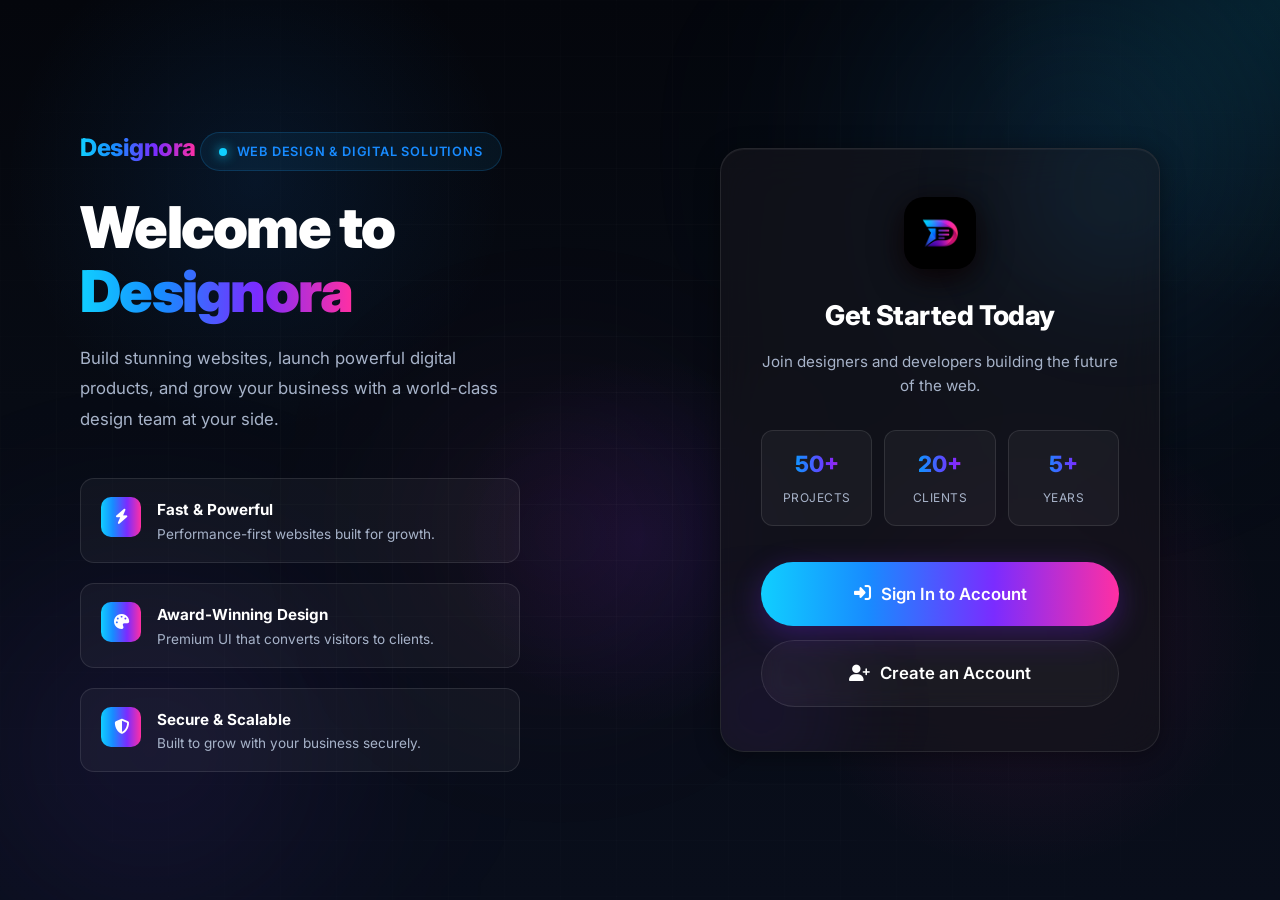
<file: templates/splash.html>
<!DOCTYPE html>
<html lang="en">
<head>
    <meta charset="UTF-8">
    <meta name="viewport" content="width=device-width, initial-scale=1.0">
    <meta name="description" content="Designora - Premium Web Design & Development Agency">
    <title>Welcome to Designora</title>
    <link rel="stylesheet" href="/static/style.css">
    <link rel="stylesheet" href="/static/auth.css">
    <link rel="preconnect" href="https://fonts.googleapis.com">
    <link rel="preconnect" href="https://fonts.gstatic.com" crossorigin>
    <link href="https://fonts.googleapis.com/css2?family=Inter:wght@300;400;500;600;700;800;900&display=swap" rel="stylesheet">
    <link rel="stylesheet" href="https://cdnjs.cloudflare.com/ajax/libs/font-awesome/6.5.1/css/all.min.css">
</head>
<body class="auth-body">

    <!-- Animated background effects -->
    <div class="auth-bg-effects">
        <div class="blob blob-1"></div>
        <div class="blob blob-2"></div>
        <div class="blob blob-3"></div>
        <div class="grid-overlay"></div>
    </div>

    <!-- Splash page layout -->
    <div class="splash-wrapper">
        <!-- Left / Top branding column -->
        <div class="splash-brand">
            <div class="splash-brand-inner">
                <a href="/" class="auth-logo">
                    <span class="logo-text">Designora</span>
                </a>
                <div class="splash-tagline-badge">
                    <span class="badge-dot"></span>
                    Web Design & Digital Solutions
                </div>
                <h1 class="splash-headline">
                    Welcome to<br>
                    <span class="gradient-text">Designora</span>
                </h1>
                <p class="splash-subtitle">
                    Build stunning websites, launch powerful digital products, and grow your business with a world-class design team at your side.
                </p>

                <!-- Feature highlights -->
                <div class="splash-features">
                    <div class="splash-feature">
                        <div class="splash-feature-icon"><i class="fas fa-bolt"></i></div>
                        <div>
                            <strong>Fast & Powerful</strong>
                            <p>Performance-first websites built for growth.</p>
                        </div>
                    </div>
                    <div class="splash-feature">
                        <div class="splash-feature-icon"><i class="fas fa-palette"></i></div>
                        <div>
                            <strong>Award-Winning Design</strong>
                            <p>Premium UI that converts visitors to clients.</p>
                        </div>
                    </div>
                    <div class="splash-feature">
                        <div class="splash-feature-icon"><i class="fas fa-shield-alt"></i></div>
                        <div>
                            <strong>Secure & Scalable</strong>
                            <p>Built to grow with your business securely.</p>
                        </div>
                    </div>
                </div>
            </div>
        </div>

        <!-- Right / Bottom CTA card -->
        <div class="splash-cta-col">
            <div class="auth-card splash-card">
                <!-- Floating orbs inside card -->
                <div class="card-orb card-orb-1"></div>
                <div class="card-orb card-orb-2"></div>

                <div class="splash-card-inner">
                    <div class="splash-icon-ring">
                       <img src="/static/images/logo-image.png">
                    </div>
                    <h2 class="splash-card-title">Get Started Today</h2>
                    <p class="splash-card-sub">Join designers and developers building the future of the web.</p>

                    <!-- Stat chips -->
                    <div class="splash-stats">
                        <div class="splash-stat-chip">
                            <span class="chip-num">50+</span>
                            <span class="chip-label">Projects</span>
                        </div>
                        <div class="splash-stat-chip">
                            <span class="chip-num">20+</span>
                            <span class="chip-label">Clients</span>
                        </div>
                        <div class="splash-stat-chip">
                            <span class="chip-num">5+</span>
                            <span class="chip-label">Years</span>
                        </div>
                    </div>

                    <!-- CTA buttons -->
                    <div class="splash-actions">
                        <a href="/signin" class="btn btn-primary btn-full btn-lg">
                            <i class="fas fa-sign-in-alt"></i>
                            Sign In to Account
                        </a>
                        <a href="/signup" class="btn btn-outline btn-full btn-lg">
                            <i class="fas fa-user-plus"></i>
                            Create an Account
                        </a>
                    </div>
                </div>
            </div>
        </div>
    </div>

    <script src="/static/script.js"></script>
</body>
</html>
</file>
<file: static/style.css>
*,
*::before,
*::after {
    margin: 0;
    padding: 0;
    box-sizing: border-box;
}

:root {
    --primary-cyan: #10CFFF;
    --primary-blue: #188BFF;
    --secondary-purple: #7A2CFF;
    --accent-pink: #FF2FA3;

    --dark-bg: #05070D;
    --section-bg: #0B1020;
    --card-bg: #11182A;
    --card-bg-2: #0E1424;

    --text-white: #FFFFFF;
    --text-secondary: #A7B3C9;

    --gradient: linear-gradient(90deg, #10CFFF 0%, #188BFF 30%, #7A2CFF 65%, #FF2FA3 100%);
    --gradient-reverse: linear-gradient(90deg, #FF2FA3 0%, #7A2CFF 35%, #188BFF 70%, #10CFFF 100%);

    --glass-bg: rgba(255, 255, 255, 0.04);
    --glass-bg-strong: rgba(255, 255, 255, 0.06);
    --glass-border: rgba(255, 255, 255, 0.10);

    --border-radius: 18px;
    --border-radius-sm: 12px;

    --transition: all 0.3s cubic-bezier(0.4, 0, 0.2, 1);

    --shadow-soft: 0 10px 30px rgba(0, 0, 0, 0.25);
    --shadow-medium: 0 18px 50px rgba(0, 0, 0, 0.35);
    --shadow-glow: 0 0 35px rgba(122, 44, 255, 0.18);
}

html {
    scroll-behavior: smooth;
    scroll-padding-top: 80px;
}

body {
    font-family: 'Inter', -apple-system, BlinkMacSystemFont, sans-serif;
    background:
        radial-gradient(circle at top right, rgba(16, 207, 255, 0.12), transparent 20%),
        radial-gradient(circle at 20% 20%, rgba(24, 139, 255, 0.10), transparent 20%),
        radial-gradient(circle at 80% 70%, rgba(255, 47, 163, 0.10), transparent 20%),
        radial-gradient(circle at 50% 60%, rgba(122, 44, 255, 0.10), transparent 22%),
        linear-gradient(180deg, #04060C 0%, #070B14 45%, #090E1B 100%);
    color: var(--text-white);
    line-height: 1.7;
    overflow-x: hidden;
    -webkit-font-smoothing: antialiased;
}

img {
    max-width: 100%;
    display: block;
}

a {
    text-decoration: none;
    color: inherit;
}

.container {
    max-width: 1200px;
    margin: 0 auto;
    padding: 0 24px;
}

.section {
    padding: 120px 0;
    position: relative;
}

.section:nth-child(even) {
    background:
        linear-gradient(180deg, rgba(255,255,255,0.01), rgba(255,255,255,0.01)),
        var(--section-bg);
}

.section-header {
    text-align: center;
    margin-bottom: 72px;
}

.section-tag {
    display: inline-block;
    padding: 8px 20px;
    background: var(--glass-bg);
    border: 1px solid var(--glass-border);
    border-radius: 50px;
    font-size: 0.85rem;
    font-weight: 600;
    color: var(--primary-cyan);
    letter-spacing: 1px;
    text-transform: uppercase;
    margin-bottom: 20px;
    backdrop-filter: blur(12px);
}

.section-title {
    font-size: clamp(2rem, 4vw, 3rem);
    font-weight: 800;
    line-height: 1.2;
    margin-bottom: 20px;
    letter-spacing: -0.02em;
}

.section-subtitle {
    font-size: 1.08rem;
    color: var(--text-secondary);
    max-width: 650px;
    margin: 0 auto;
    line-height: 1.8;
}

.gradient-text {
    background: var(--gradient);
    -webkit-background-clip: text;
    -webkit-text-fill-color: transparent;
    background-clip: text;
}

.btn {
    display: inline-flex;
    align-items: center;
    justify-content: center;
    gap: 10px;
    padding: 14px 32px;
    border-radius: 50px;
    font-family: 'Inter', sans-serif;
    font-size: 0.95rem;
    font-weight: 600;
    text-decoration: none;   /* add*/
    cursor: pointer;
    border: none;
    transition: var(--transition);
    position: relative;
    overflow: hidden;
}

.btn-primary {
    background: var(--gradient);
    color: var(--text-white);
    box-shadow: 0 8px 30px rgba(122, 44, 255, 0.30);
}

.btn-primary:hover {
    transform: translateY(-3px);
    box-shadow: 0 14px 38px rgba(255, 47, 163, 0.18), 0 10px 35px rgba(16, 207, 255, 0.14);
}

.btn-outline {
    background: rgba(255, 255, 255, 0.03);
    color: var(--text-white);
    border: 1px solid var(--glass-border);
    backdrop-filter: blur(10px);
}

.btn-outline:hover {
    border-color: rgba(16, 207, 255, 0.4);
    background: rgba(16, 207, 255, 0.08);
    transform: translateY(-2px);
}

.btn-lg {
    padding: 18px 40px;
    font-size: 1.05rem;
}

.btn-full {
    width: 100%;
     justify-content: center; /*a*/
}

.navbar {
    position: fixed;
    top: 0;
    left: 0;
    right: 0;
    z-index: 1000;
    padding: 20px 0;
    transition: var(--transition);
}

.navbar.scrolled {
    padding: 12px 0;
    background: rgba(5, 7, 13, 0.88);
    backdrop-filter: blur(18px);
    border-bottom: 1px solid var(--glass-border);
}

.nav-container {
    max-width: 1200px;
    margin: 0 auto;
    padding: 0 24px;
    display: flex;
    align-items: center;
    justify-content: space-between;
}

.nav-logo {
    text-decoration: none;
}

.logo-text {
    font-size: 1.65rem;
    font-weight: 800;
    background: var(--gradient);
    -webkit-background-clip: text;
    -webkit-text-fill-color: transparent;
    background-clip: text;
    letter-spacing: -0.02em;
}

.nav-menu {
    display: flex;
    list-style: none;
    gap: 8px;
}

.nav-link {
    color: var(--text-secondary);
    text-decoration: none; /*a*/
    font-size: 0.92rem;
    font-weight: 500;
    padding: 8px 16px;
    border-radius: 50px;
    transition: var(--transition);
}

.nav-link:hover,
.nav-link.active {
    color: var(--text-white);
    background: rgba(255, 255, 255, 0.06);
}

.nav-link-mobile-auth {
    display: none;
} /*a*/

.nav-signin {
    display: inline-flex;
    align-items: center;
    padding: 9px 20px;
    background: transparent;
    color: var(--text-secondary);
    text-decoration: none;
    border-radius: 50px;
    font-size: 0.85rem;
    font-weight: 500;
    border: 1px solid var(--glass-border);
    transition: var(--transition);
} /*a*/

.nav-signin:hover {
    color: var(--text-white);
    border-color: rgba(29, 161, 242, 0.4);
    background: rgba(29, 161, 242, 0.08);
} /*a*/

.nav-cta {
    display: inline-flex;
    align-items: center;
    padding: 10px 24px;
    background: var(--gradient);
    color: var(--text-white);
    text-decoration: none; /*a*/
    border-radius: 50px;
    font-size: 0.86rem;
    font-weight: 600;
    transition: var(--transition);
    box-shadow: 0 6px 22px rgba(3, 0, 8, 0.25);
}

.nav-cta:hover {
    transform: translateY(-2px);
    box-shadow: 0 6px 30px rgba(123, 63, 242, 0.5); /*a*/
}

.nav-toggle {
    display: none;
    flex-direction: column;
    gap: 5px;
    background: none;
    border: none;
    cursor: pointer;
    padding: 8px;
    z-index: 1001;
}

.nav-toggle .bar {
    display: block;
    width: 24px;
    height: 2px;
    background: var(--text-white);
    border-radius: 2px;
    transition: var(--transition);
}

.nav-toggle.active .bar:nth-child(1) {
    transform: rotate(45deg) translate(5px, 5px);
} /*a*/

.nav-toggle.active .bar:nth-child(2) {
    opacity: 0;
} /*a*/

.nav-toggle.active .bar:nth-child(3) {
    transform: rotate(-45deg) translate(5px, -5px);
} /*a*/

/* HERO */
.hero {
    min-height: 100vh;
    display: flex;
    align-items: center;
    position: relative;
    overflow: hidden;
    padding: 120px 0 80px;
}

.hero-bg-effects {
    position: absolute;
    inset: 0;
    pointer-events: none;
}

.hero-glow {
    position: absolute;
    border-radius: 50%;
    filter: blur(120px);
    opacity: 0.35;
}

.hero-glow-1 {
    width: 460px;
    height: 460px;
    background: var(--primary-cyan);
    top: -100px;
    right: -80px;
    opacity: 0.14;
}

.hero-glow-2 {
    width: 420px;
    height: 420px;
    background: var(--secondary-purple);
    bottom: -100px;
    left: -80px;
    opacity: 0.14;
}

.hero-glow-3 {
    width: 280px;
    height: 280px;
    background: var(--accent-pink);
    top: 45%;
    left: 50%;
    transform: translate(-50%, -50%);
    opacity: 0.10;
}

.hero-grid {
    position: absolute;
    inset: 0;
    background-image:
        linear-gradient(rgba(255,255,255,0.03) 1px, transparent 1px),
        linear-gradient(90deg, rgba(255,255,255,0.03) 1px, transparent 1px);
    background-size: 60px 60px;
    mask-image: radial-gradient(ellipse at center, black 30%, transparent 70%);
    -webkit-mask-image: radial-gradient(ellipse at center, black 30%, transparent 70%);
}

.hero-content.hero-split {
    position: relative;
    z-index: 2;
    max-width: 1200px;
    margin: 0 auto;
    display: grid;
    grid-template-columns: 1.05fr 1fr;
    gap: 56px;
    align-items: center;
    text-align: left;
}

.hero-video-side {
    position: relative;
}

.hero-video-glass {
    position: relative;
    padding: 18px;
    border-radius: 28px;
    background: rgba(255, 255, 255, 0.05);
    border: 1px solid rgba(255, 255, 255, 0.12);
    backdrop-filter: blur(22px);
    -webkit-backdrop-filter: blur(22px);
    box-shadow:
        0 22px 70px rgba(0, 0, 0, 0.50),
        0 0 38px rgba(122, 44, 255, 0.14);
    overflow: hidden;
    transform: perspective(1200px) rotateY(-7deg) rotateX(3deg);
    transition: var(--transition);
}

.hero-video-glass:hover {
    transform: perspective(1200px) rotateY(-3deg) rotateX(1deg) translateY(-5px);
    box-shadow:
        0 26px 80px rgba(0, 0, 0, 0.55),
        0 0 24px rgba(16, 207, 255, 0.10),
        0 0 30px rgba(255, 47, 163, 0.10);
}

.hero-video-glass video {
    width: 100%;
    display: block;
    border-radius: 20px;
    background: #000;
    border: 1px solid rgba(255,255,255,0.08);
}

.video-badge {
    position: absolute;
    top: 18px;
    left: 18px;
    z-index: 3;
    display: inline-flex;
    align-items: center;
    gap: 8px;
    padding: 10px 16px;
    background: rgba(5, 7, 13, 0.76);
    border: 1px solid rgba(255,255,255,0.10);
    border-radius: 50px;
    color: var(--text-white);
    font-size: 0.82rem;
    font-weight: 600;
    backdrop-filter: blur(12px);
}

.video-badge i {
    color: var(--primary-cyan);
}

.glass-orb {
    position: absolute;
    border-radius: 50%;
    filter: blur(30px);
    pointer-events: none;
}

.glass-orb-1 {
    width: 140px;
    height: 140px;
    top: -25px;
    right: -20px;
    background: rgba(122, 44, 255, 0.25);
}

.glass-orb-2 {
    width: 100px;
    height: 100px;
    bottom: 10px;
    left: -20px;
    background: rgba(255, 47, 163, 0.18);
}

.hero-badge {
    display: inline-flex;
    align-items: center;
    gap: 10px;
    padding: 10px 24px;
    background: var(--glass-bg);
    border: 1px solid var(--glass-border);
    border-radius: 50px;
    font-size: 0.85rem;
    color: var(--text-secondary);
    margin-bottom: 28px;
    animation: fadeInDown 0.8s ease;
}

.badge-dot {
    width: 8px;
    height: 8px;
    border-radius: 50%;
    background: var(--primary-cyan);
    box-shadow: 0 0 12px var(--primary-cyan);
    animation: pulse 2s infinite;
}

.hero-title {
    font-size: clamp(2.6rem, 6vw, 4.7rem);
    font-weight: 900;
    line-height: 1.08;
    margin-bottom: 22px;
    letter-spacing: -0.03em;
    animation: fadeInUp 0.8s ease 0.2s both;
}

.hero-subtitle {
    font-size: 1.12rem;
    color: var(--text-secondary);
    max-width: 560px;
    margin: 0 0 38px;
    line-height: 1.8;
    animation: fadeInUp 0.8s ease 0.4s both;
}

.hero-buttons {
    display: flex;
    gap: 16px;
    justify-content: center; /*a*/
    flex-wrap: wrap;
    margin-bottom: 54px;
    animation: fadeInUp 0.8s ease 0.6s both;
}

.hero-stats-row {
    display: flex;
    align-items: center;
    justify-content: center; /*a*/
    gap: 34px;
    flex-wrap: wrap;
    animation: fadeInUp 0.8s ease 0.8s both;
}

.hero-stat {
    text-align: center;
} /*a*/

.hero-stat-number {
    display: block;
    font-size: 2rem;
    font-weight: 800;
    background: var(--gradient);
    -webkit-background-clip: text;
    -webkit-text-fill-color: transparent;
    background-clip: text;
}

.hero-stat-label {
    font-size: 0.84rem;
    color: var(--text-secondary);
    text-transform: uppercase;
    letter-spacing: 1px;
}

.hero-stat-divider {
    width: 1px;
    height: 40px;
    background: var(--glass-border);
}

/* ABOUT */
.about-grid {
    display: grid;
    grid-template-columns: 1fr 1fr;
    gap: 60px;
    align-items: start;
}

.about-content p {
    color: var(--text-secondary);
    margin-bottom: 20px;
    font-size: 1.03rem;
    line-height: 1.8;
}

.about-features {
    display: grid;
    grid-template-columns: 1fr 1fr;
    gap: 16px;
    margin-top: 32px;
}

.about-feature {
    display: flex;
    align-items: center;
    gap: 10px;
    font-size: 0.95rem;
    font-weight: 500;
}

.about-feature i {
    color: var(--primary-cyan);
     font-size: 1rem; /*a*/
}

.about-stats {
    display: flex;
    flex-direction: column;
    gap: 20px;
}

.stat-card,
.service-card,
.portfolio-card,
.testimonial-card,
.contact-info-card,
.contact-form,
.team-card {
    background: var(--glass-bg);
    border: 1px solid var(--glass-border);
    backdrop-filter: blur(14px);
    -webkit-backdrop-filter: blur(14px);
}

/* STAT */
.stat-card {
    background: var(--glass-bg); /*a*/
    border: 1px solid var(--glass-border); /*a*/
    border-radius: var(--border-radius);
    padding: 32px;
    text-align: center;
    position: relative; /*a*/
    overflow: hidden;
    transition: var(--transition);
}

.stat-card:hover {
    transform: translateY(-5px);
    border-color: rgba(16, 207, 255, 0.22);
    box-shadow: var(--shadow-medium);
}

.stat-icon {
    width: 50px;
    height: 50px;
    display: flex;
    align-items: center;
    justify-content: center;
    background: var(--gradient);
    border-radius: 14px;
    margin: 0 auto 16px;
    font-size: 1.2rem;
}

.stat-number,
.stat-plus {
    background: var(--gradient);
    -webkit-background-clip: text;
    -webkit-text-fill-color: transparent;
    background-clip: text;
}

.stat-number {
    font-size: 2.5rem;
    font-weight: 800;
}

.stat-plus {
    font-size: 2rem;
    font-weight: 700;

}

.stat-label {
    color: var(--text-secondary);
    font-size: 0.9rem;
    margin-top: 4px;
}

/* SERVICES */
.services-grid {
    display: grid;
    grid-template-columns: repeat(3, 1fr);
    gap: 24px;
}

.service-card {
    background: var(--glass-bg);/*a*/
    border: 1px solid var(--glass-border);/*a*/
    border-radius: var(--border-radius);
    padding: 40px 32px;
    transition: var(--transition);
    position: relative;
    overflow: hidden;
}

.service-card::before {
    content: '';
    position: absolute;
    inset: 0 0 auto 0;
    height: 3px;
    background: var(--gradient);
    opacity: 0;
    transition: var(--transition);
}

.service-card:hover {
    transform: translateY(-8px);
    border-color: rgba(122, 44, 255, 0.28);
    box-shadow: var(--shadow-medium);
}

.service-card:hover::before {
    opacity: 1;
}

.service-icon {
    width: 60px;
    height: 60px;
    display: flex;
    align-items: center;
    justify-content: center;
    background: var(--gradient);
    border-radius: 16px;
    font-size: 1.4rem;
    margin-bottom: 24px;
    transition: var(--transition);
}

.service-card:hover .service-icon {
    transform: scale(1.08);
    box-shadow: 0 8px 24px rgba(123, 63, 242, 0.3);/*a*/
}

.service-title {
    font-size: 1.2rem;
    font-weight: 700;
    margin-bottom: 12px;
}

.service-desc {
    color: var(--text-secondary);
    font-size: 0.95rem;
    line-height: 1.7;
}

/* PORTFOLIO */
.portfolio-grid {
    display: grid;
    grid-template-columns: repeat(3, 1fr);
    gap: 24px;
}

.portfolio-card {
    background: var(--glass-bg);/*a*/
    border: 1px solid var(--glass-border);/*a*/
    border-radius: var(--border-radius);
    overflow: hidden;
    transition: var(--transition);
}

.portfolio-card:hover {
    transform: translateY(-8px);
    border-color: rgba(122, 44, 255, 0.28);
    box-shadow: var(--shadow-medium);
}

.portfolio-image {
    position: relative;
    height: 220px;
    overflow: hidden;
}

.portfolio-placeholder {
    width: 100%;
    height: 100%;
    display: flex;
    align-items: center;
    justify-content: center;
    background: linear-gradient(135deg, #0D1424, #141B2E);
    font-size: 3rem;
    color: rgba(255, 255, 255, 0.10);
    transition: var(--transition);
}

.portfolio-card:hover .portfolio-placeholder {
    transform: scale(1.05);
    color: rgba(122, 44, 255, 0.35);
}

.portfolio-overlay {
    position: absolute;
    inset: 0;
    background: rgba(5, 7, 13, 0.82);
    display: flex;
    align-items: center;
    justify-content: center;
    opacity: 0;
    transition: var(--transition);
}

.portfolio-card:hover .portfolio-overlay {
    opacity: 1;
}

.portfolio-link {
    display: inline-flex;
    align-items: center;
    gap: 8px;
    padding: 12px 24px;
    background: var(--gradient);
    color: var(--text-white);
    text-decoration: none;/*a*/
    border-radius: 50px;
    font-size: 0.9rem;
    font-weight: 600;
    transform: translateY(20px);
    transition: var(--transition);
}

.portfolio-card:hover .portfolio-link {
    transform: translateY(0);
}

.portfolio-info {
    padding: 24px;
}

.portfolio-category {
    display: inline-block;
    padding: 4px 14px;
    background: rgba(16, 207, 255, 0.10);
    color: var(--primary-cyan);
    border-radius: 50px;
    font-size: 0.78rem;
    font-weight: 600;
    text-transform: uppercase;
    letter-spacing: 0.5px;
    margin-bottom: 12px;
}

.portfolio-title {
    font-size: 1.15rem;
    font-weight: 700;
    margin-bottom: 8px;
}

.portfolio-desc {
    color: var(--text-secondary);
    font-size: 0.9rem;
    line-height: 1.6;
}

/* PROCESS */
.process-grid {
    display: flex;
    align-items: center;
    justify-content: center;
    gap: 0;
    flex-wrap: wrap;
}

.process-card {
    flex: 1;
    min-width: 200px;
    max-width: 260px;
    text-align: center;
    padding: 40px 24px;
    background: var(--glass-bg);
    border: 1px solid var(--glass-border);
    border-radius: var(--border-radius);
    position: relative;
    transition: var(--transition);
}

.process-card:hover {
    transform: translateY(-8px);
    border-color: rgba(122, 44, 255, 0.28);
    box-shadow: var(--shadow-medium);
}

.process-number {
    font-size: 3rem;
    font-weight: 900;
    background: var(--gradient);
    -webkit-background-clip: text;
    -webkit-text-fill-color: transparent;
    background-clip: text;
    opacity: 0.35;
    line-height: 1;
    margin-bottom: 16px;
}

.process-icon {
    width: 56px;
    height: 56px;
    display: flex;
    align-items: center;
    justify-content: center;
    background: var(--gradient);
    border-radius: 14px;
    font-size: 1.3rem;
    margin: 0 auto 20px;
}

.process-title {
    font-size: 1.15rem;
    font-weight: 700;
    margin-bottom: 10px;
}

.process-desc {
    color: var(--text-secondary);
    font-size: 0.9rem;
    line-height: 1.6;
}

.process-connector {
    width: 48px;
    height: 2px;
    background: var(--gradient);
    opacity: 0.45;
    flex-shrink: 0;
}

/* TEAM */
.team {
    position: relative;
    overflow: hidden;
}

.team::before {
    content: "";
    position: absolute;
    width: 320px;
    height: 320px;
    border-radius: 50%;
    background: rgba(122, 44, 255, 0.10);
    filter: blur(120px);
    top: 0;
    left: -100px;
}

.team::after {
    content: "";
    position: absolute;
    width: 280px;
    height: 280px;
    border-radius: 50%;
    background: rgba(16, 207, 255, 0.08);
    filter: blur(120px);
    bottom: 0;
    right: -80px;
}

.team-carousel-wrap {
    position: relative;
    padding: 0 70px;
}

.team-carousel {
    overflow: hidden;
}

.team-track {
    display: flex;
    gap: 24px;
    transition: transform 0.7s cubic-bezier(0.22, 0.61, 0.36, 1);
    will-change: transform;
}

.team-card {
    min-width: calc((100% - 48px) / 3);
    border-radius: 24px;
    padding: 32px 24px;
    text-align: center;
    position: relative;
    overflow: hidden;
    transition: transform 0.45s ease, opacity 0.45s ease, box-shadow 0.45s ease, border-color 0.45s ease;
    box-shadow: var(--shadow-soft);
    transform: scale(0.94);
    opacity: 0.65;
}

.team-card::before {
    content: "";
    position: absolute;
    inset: 0;
    background:
        radial-gradient(circle at top right, rgba(122, 44, 255, 0.16), transparent 35%),
        radial-gradient(circle at bottom left, rgba(16, 207, 255, 0.10), transparent 35%);
    pointer-events: none;
}

.team-card.active-center {
    transform: scale(1.08);
    opacity: 1;
    border: 2px solid transparent;
    background: linear-gradient(#111, #111) padding-box,
                linear-gradient(135deg, #10CFFF, #188BFF, #7A2CFF, #FF2FA3) border-box;
    box-shadow: 0 12px 35px rgba(123, 63, 242, 0.45);
    z-index: 3;
}

.team-card:hover {
    box-shadow: 0 20px 40px rgba(0,0,0,0.35);
    z-index: 5;
}

.team-card:not(.active-center):hover {
    transform: translateY(-12px) scale(1.02);
}

.team-card.active-center:hover {
    transform: translateY(-12px) scale(1.08);
}

.team-image {
    width: 136px;
    height: 136px;
    margin: 0 auto 18px;
    border-radius: 50%;
    padding: 4px;
    background: var(--gradient);
    box-shadow: 0 10px 30px rgba(122, 44, 255, 0.22);
    position: relative;
    z-index: 2;
    overflow: hidden;
}

.team-image img {
    width: 100%;
    height: 100%;
    object-fit: cover;
    border-radius: 50%;
    border: 4px solid var(--dark-bg);
    transition: transform 0.4s ease;
}

.team-card:hover .team-image img {
    transform: scale(1.1);
}

.team-name {
    font-size: 1.2rem;
    font-weight: 700;
    margin-bottom: 8px;
    position: relative;
    z-index: 2;
}

.team-role {
    font-size: 0.94rem;
    color: var(--text-secondary);
    position: relative;
    z-index: 2;
}

.founder-badge {
    position: absolute;
    top: 14px;
    left: 14px;
    z-index: 4;
    padding: 6px 14px;
    border-radius: 999px;
    background: var(--gradient);
    color: #fff;
    font-size: 0.75rem;
    font-weight: 700;
    letter-spacing: 0.4px;
    box-shadow: 0 8px 20px rgba(122, 44, 255, 0.25);
}

.team-nav {
    position: absolute;
    top: 50%;
    transform: translateY(-50%);
    width: 52px;
    height: 52px;
    border-radius: 50%;
    border: 1px solid var(--glass-border);
    background: rgba(255, 255, 255, 0.06);
    color: var(--text-white);
    display: flex;
    align-items: center;
    justify-content: center;
    cursor: pointer;
    transition: var(--transition);
    z-index: 4;
    backdrop-filter: blur(10px);
}

.team-nav:hover {
    background: var(--gradient);
    border-color: transparent;
    transform: translateY(-50%) scale(1.05);
}

.team-prev {
    left: 0;
}

.team-next {
    right: 0;
}

.team-dots {
    display: flex;
    justify-content: center;
    gap: 10px;
    margin-top: 30px;
}

.team-dot {
    width: 10px;
    height: 10px;
    border: none;
    border-radius: 50px;
    background: rgba(255,255,255,0.18);
    cursor: pointer;
    transition: var(--transition);
}

.team-dot.active {
    width: 34px;
    background: var(--gradient);
}

/* TESTIMONIALS */
.testimonials-grid {
    display: grid;
    grid-template-columns: repeat(3, 1fr);
    gap: 24px;
    align-items: stretch;
}

.testimonial-card {
    background: var(--glass-bg);/*a*/
    border: 1px solid var(--glass-border);/*a*/
    border-radius: var(--border-radius);
    padding: 40px 32px;
    transition: var(--transition);
    display: flex;
    flex-direction: column;
}

.testimonial-card:hover {
    transform: translateY(-4px);
    border-color: rgba(122, 44, 255, 0.28);
    box-shadow: var(--shadow-medium);
}

.testimonial-card.featured {
    background: linear-gradient(135deg, rgba(16, 207, 255, 0.04), rgba(122, 44, 255, 0.06), rgba(255, 47, 163, 0.04));
    border-color: rgba(122, 44, 255, 0.24);
}

.testimonial-stars {
    display: flex;
    gap: 4px;
    margin-bottom: 20px;
    color: #FFB800;
    font-size: 0.9rem;
}

.testimonial-text {
    color: var(--text-secondary);
    font-size: 1rem;
    line-height: 1.8;
    flex-grow: 1;
    margin-bottom: 24px;
    font-style: italic;
}

.testimonial-author {
    display: flex;
    align-items: center;
    gap: 14px;
}

.author-avatar {
    width: 48px;
    height: 48px;
    border-radius: 50%;
    background: var(--gradient);
    display: flex;
    align-items: center;
    justify-content: center;
    font-size: 1.1rem;
    flex-shrink: 0;
}

.author-name {
    font-size: 1rem;
    font-weight: 700;
}

.author-role {
    font-size: 0.85rem;
    color: var(--text-secondary);
}

/* CTA */
.cta-section {
    background: var(--dark-bg);
    position: relative;
    overflow: hidden;
}

.cta-content {
    text-align: center;
    padding: 80px 40px;
    background: var(--glass-bg);
    border: 1px solid var(--glass-border);
    border-radius: 24px;
    position: relative;
    overflow: hidden;
}

.cta-glow {
    position: absolute;
    width: 380px;
    height: 380px;
    background: var(--secondary-purple);
    border-radius: 50%;
    filter: blur(150px);
    opacity: 0.14;
    top: 50%;
    left: 50%;
    transform: translate(-50%, -50%);
}

.cta-title {
    font-size: clamp(2rem, 4vw, 3rem);
    font-weight: 800;
    margin-bottom: 20px;
    position: relative;
    z-index: 1;
    letter-spacing: -0.02em;
}

.cta-subtitle {
    font-size: 1.08rem;
    color: var(--text-secondary);
    max-width: 520px;
    margin: 0 auto 40px;
    position: relative;
    z-index: 1;
    line-height: 1.8;
}

.cta-buttons {
    display: flex;
    gap: 16px;
    justify-content: center;
    flex-wrap: wrap;
    position: relative;
    z-index: 1;
}

/* CONTACT */
.contact-grid {
    display: grid;
    grid-template-columns: 1fr 1.5fr;
    gap: 48px;
    align-items: start;
}

.contact-info-cards {
    display: flex;
    flex-direction: column;
    gap: 20px;
}

.contact-info-card {
    background: var(--glass-bg);
    border: 1px solid var(--glass-border);
    border-radius: var(--border-radius);
    padding: 28px;
    transition: var(--transition);
}

.contact-info-card:hover {
    border-color: rgba(16, 207, 255, 0.25);
    transform: translateX(4px);
}

.contact-info-icon {
    width: 44px;
    height: 44px;
    display: flex;
    align-items: center;
    justify-content: center;
    background: var(--gradient);
    border-radius: 12px;
    font-size: 1rem;
    margin-bottom: 14px;
}

.contact-info-card h4 {
    font-size: 1rem;
    font-weight: 700;
    margin-bottom: 6px;
}

.contact-info-card p {
    color: var(--text-secondary);
    font-size: 0.9rem;
}

.contact-form {
    border-radius: var(--border-radius);
    padding: 40px;
}

.form-group {
    margin-bottom: 20px;
}

.form-group input,
.form-group textarea {
    width: 100%;
    padding: 16px 20px;
    background: rgba(255,255,255,0.04);
    border: 1px solid var(--glass-border);
    border-radius: var(--border-radius-sm);
    color: var(--text-white);
    font-family: 'Inter', sans-serif;
    font-size: 0.95rem;
    transition: var(--transition);
    outline: none;
}

.form-group input::placeholder,
.form-group textarea::placeholder {
    color: rgba(167, 179, 201, 0.7);
}

.form-group input:focus,
.form-group textarea:focus {
    border-color: var(--primary-cyan);
    box-shadow: 0 0 0 3px rgba(16, 207, 255, 0.10);
}

.form-group textarea {
    resize: vertical;
    min-height: 120px;
}

.form-message {
    margin-top: 16px;
    padding: 14px 20px;
    border-radius: var(--border-radius-sm);
    font-size: 0.9rem;
    font-weight: 500;
    display: none;
    text-align: center;
}

.form-message.success {
    display: block;
    background: rgba(34, 197, 94, 0.10);
    border: 1px solid rgba(34, 197, 94, 0.25);
    color: #22C55E;
}

.form-message.error {
    display: block;
    background: rgba(239, 68, 68, 0.10);
    border: 1px solid rgba(239, 68, 68, 0.25);
    color: #EF4444;
}

/* FOOTER */
.footer {
    background: #070C17;
    padding: 80px 0 0;
    border-top: 1px solid var(--glass-border);
}

.footer-grid {
    display: grid;
    grid-template-columns: 1.5fr 1fr 1fr 1.2fr;
    gap: 48px;
    padding-bottom: 60px;
}

.footer-logo {
    display: inline-block;
    margin-bottom: 16px;
}

.footer-desc {
    color: var(--text-secondary);
    font-size: 0.9rem;
    line-height: 1.7;
    margin-bottom: 24px;
}

.footer-social {
    display: flex;
    gap: 12px;
}

.social-link {
    width: 40px;
    height: 40px;
    display: flex;
    align-items: center;
    justify-content: center;
    background: var(--glass-bg);
    border: 1px solid var(--glass-border);
    border-radius: 50%;
    color: var(--text-secondary);
    font-size: 0.9rem;
    transition: var(--transition);
}

.social-link:hover {
    background: var(--gradient);
    color: var(--text-white);
    border-color: transparent;
    transform: translateY(-2px);
}

.footer-heading {
    font-size: 1rem;
    font-weight: 700;
    margin-bottom: 20px;
    color: var(--text-white);
}

.footer-links {
    list-style: none;
}

.footer-links li {
    margin-bottom: 12px;
}

.footer-links a {
    color: var(--text-secondary);
    text-decoration: none;/*a*/
    font-size: 0.9rem;
    transition: var(--transition);
}

.footer-links a:hover {
    color: var(--primary-cyan);
    padding-left: 4px;
}

.footer-contact {
    list-style: none;
}

.footer-contact li {
    display: flex;
    align-items: flex-start;
    gap: 10px;
    color: var(--text-secondary);
    font-size: 0.9rem;
    margin-bottom: 14px;
    line-height: 1.5;
}

.footer-contact li i {
    color: var(--primary-cyan);
    margin-top: 3px;
    font-size: 0.85rem;
}

.footer-bottom {
    text-align: center;
    padding: 24px 0;
    border-top: 1px solid var(--glass-border);
}

.footer-bottom p {
    color: var(--text-secondary);
    font-size: 0.85rem;
}

.animate-element {
    opacity: 0;
    transform: translateY(30px);
    transition: opacity 0.6s ease, transform 0.6s ease;
}/*a*/

.animate-element.animate-in {
    opacity: 1;
    transform: translateY(0);
}/*a*/

/* REVEAL */
.reveal {
    opacity: 0;
    transform: translateY(30px);
    transition: opacity 0.7s ease, transform 0.7s ease;
}

.reveal.active {
    opacity: 1;
    transform: translateY(0);
}

.delay-1 {
    transition-delay: 0.12s;
}

.delay-2 {
    transition-delay: 0.24s;
}

/* ANIMATIONS */
@keyframes fadeInUp {
    from {
        opacity: 0;
        transform: translateY(30px);
    }
    to {
        opacity: 1;
        transform: translateY(0);
    }
}

@keyframes fadeInDown {
    from {
        opacity: 0;
        transform: translateY(-20px);
    }
    to {
        opacity: 1;
        transform: translateY(0);
    }
}

@keyframes pulse {
    0%, 100% {
        opacity: 1;
    }
    50% {
        opacity: 0.45;
    }
}

/* RESPONSIVE */
@media (max-width: 1024px) {
    .hero-content.hero-split,
    .about-grid,
    .contact-grid {
        grid-template-columns: 1fr;
        gap: 40px;
    }

    .hero-content.hero-split {
        text-align: center;
    }

    .hero-buttons,
    .hero-stats-row {
        justify-content: center;
    }

    .hero-subtitle {
        margin-left: auto;
        margin-right: auto;
    }

    .hero-video-glass {
        transform: none;
    }

    .services-grid,
    .portfolio-grid,
    .testimonials-grid {
        grid-template-columns: repeat(2, 1fr);
    }

    .about-grid {
        grid-template-columns: 1fr;
        gap: 40px;
    }/*a*/

    .about-stats {
        flex-direction: row;
        gap: 16px;
    }

    .footer-grid {
        grid-template-columns: 1fr 1fr;
        gap: 40px;
    }

    .process-connector {
        display: none;
    }

    .process-grid {
        display: grid;
        grid-template-columns: repeat(2, 1fr);
        gap: 20px;
    }

    .process-card {
        max-width: none;
    }

    .team-card {
        min-width: calc((100% - 24px) / 2);
    }
}

@media (max-width: 768px) {
    .section {
        padding: 80px 0;
    }

    .nav-menu {
        position: fixed;
        top: 0;
        right: -100%;
        width: 80%;
        max-width: 320px;
        height: 100vh;
        background: rgba(8, 12, 22, 0.98);
        backdrop-filter: blur(18px);
        flex-direction: column;
        padding: 100px 40px 40px;
        transition: var(--transition);
        border-left: 1px solid var(--glass-border);
    }

    .nav-menu.active {
        right: 0;
    }

    .nav-link {
        font-size: 1.05rem;
        padding: 12px 0;
    }

    .nav-signin,/*a*/
    .nav-cta {
        display: none;
    }

    .nav-link-mobile-auth {
        display: list-item;
        border-top: 1px solid var(--glass-border);
        margin-top: 8px;
        padding-top: 8px;
    }/*a*/

    .nav-toggle {
        display: flex;
    }



    .services-grid,
    .portfolio-grid,
    .testimonials-grid{
         grid-template-columns: 1fr;
    }/*a*/

    .process-grid {
        grid-template-columns: 1fr;
    }

    .contact-grid{
          grid-template-columns: 1fr;
    }/*a*/

     .hero-title {
        font-size: clamp(2rem, 8vw, 3rem);
    }/*a*/

    .hero-stats-row {
        gap: 24px;
    }/*a*/

    .footer-grid,
    .about-features {
        grid-template-columns: 1fr;
    }

    .about-stats {
        flex-direction: column;
    }

     .about-features {
        grid-template-columns: 1fr;
    }/*a*/

    .footer-grid {
        grid-template-columns: 1fr;
        gap: 32px;
    }/*a*/

    .team-carousel-wrap {
        padding: 0 50px;
    }

    .team-card {
        min-width: 100%;
        opacity: 1;
        transform: scale(1);
    }

    .cta-content {
        padding: 48px 24px;
    }
}

@media (max-width: 480px) {
    .container {
        padding: 0 16px;
    }

    .hero-buttons{
         flex-direction: column;
        align-items: center;
    }/*a*/

    .cta-buttons {
        flex-direction: column;
        align-items: center;
    }

    .hero-buttons .btn{
        width: 100%;
        justify-content: center;
    }/*a*/
    
    .cta-buttons .btn {
        width: 100%;
    }

    .contact-form {
        padding: 24px;
    }

    .section-header {
        margin-bottom: 48px;
    }

    .team-carousel-wrap {
        padding: 0 42px;
    }

    .team-nav {
        width: 42px;
        height: 42px;
    }
}
.flash-messages {
    margin: 15px 0;
}

.flash {
    padding: 12px 16px;
    border-radius: 10px;
    margin-bottom: 10px;
    font-size: 14px;
    font-weight: 500;
}

.flash.success {
    background: rgba(34, 197, 94, 0.12);
    color: #22c55e;
    border: 1px solid rgba(34, 197, 94, 0.35);
}

.flash.error {
    background: rgba(239, 68, 68, 0.12);
    color: #ef4444;
    border: 1px solid rgba(239, 68, 68, 0.35);
}
</file>
<file: static/auth.css>
/* ============================================
   AUTH.CSS — Designora Auth Pages
   Splash, Sign In, Sign Up
   ============================================ */

/* ── Auth body ─────────────────────────────── */
.auth-body {
    min-height: 100vh;
    overflow-x: hidden;
    overflow-y: auto;
    background-color: var(--dark-bg);
}

/* ── Animated background ───────────────────── */
.auth-bg-effects {
    position: fixed;
    inset: 0;
    pointer-events: none;
    z-index: 0;
    overflow: hidden;
}

.grid-overlay {
    position: absolute;
    inset: 0;
    background-image:
        linear-gradient(rgba(255,255,255,0.025) 1px, transparent 1px),
        linear-gradient(90deg, rgba(255,255,255,0.025) 1px, transparent 1px);
    background-size: 56px 56px;
    mask-image: radial-gradient(ellipse 80% 80% at 50% 50%, black 0%, transparent 100%);
    -webkit-mask-image: radial-gradient(ellipse 80% 80% at 50% 50%, black 0%, transparent 100%);
}

/* Floating gradient blobs */
.blob {
    position: absolute;
    border-radius: 50%;
    filter: blur(100px);
    animation: blobFloat 12s ease-in-out infinite;
}

.blob-1 {
    width: 600px;
    height: 600px;
    background: radial-gradient(circle, rgba(29,161,242,0.18) 0%, transparent 70%);
    top: -150px;
    right: -100px;
    animation-duration: 14s;
}

.blob-2 {
    width: 500px;
    height: 500px;
    background: radial-gradient(circle, rgba(123,63,242,0.15) 0%, transparent 70%);
    bottom: -100px;
    left: -100px;
    animation-duration: 18s;
    animation-delay: -4s;
}

.blob-3 {
    width: 350px;
    height: 350px;
    background: radial-gradient(circle, rgba(255,62,165,0.12) 0%, transparent 70%);
    top: 40%;
    left: 30%;
    animation-duration: 16s;
    animation-delay: -8s;
}

@keyframes blobFloat {
    0%, 100% { transform: translate(0, 0) scale(1); }
    33%       { transform: translate(30px, -40px) scale(1.05); }
    66%       { transform: translate(-20px, 30px) scale(0.95); }
}

/* ============================================
   SPLASH PAGE
   ============================================ */
.splash-wrapper {
    position: relative;
    z-index: 1;
    min-height: 100vh;
    display: grid;
    grid-template-columns: 1fr 1fr;
    align-items: stretch;
}

/* Brand side */
.splash-brand {
    display: flex;
    align-items: center;
    padding: 60px 60px 60px 80px;
}

.splash-brand-inner {
    max-width: 520px;
}

.auth-logo {
    display: inline-block;
    text-decoration: none;
    margin-bottom: 28px;
}

.splash-tagline-badge {
    display: inline-flex;
    align-items: center;
    gap: 10px;
    padding: 8px 18px;
    background: rgba(29,161,242,0.08);
    border: 1px solid rgba(29,161,242,0.2);
    border-radius: 50px;
    font-size: 0.8rem;
    font-weight: 600;
    color: var(--primary-blue);
    letter-spacing: 0.8px;
    text-transform: uppercase;
    margin-bottom: 24px;
}

.splash-headline {
    font-size: clamp(2.6rem, 4.5vw, 4rem);
    font-weight: 900;
    line-height: 1.1;
    letter-spacing: -0.03em;
    margin-bottom: 20px;
}

.splash-subtitle {
    font-size: 1.05rem;
    color: var(--text-secondary);
    line-height: 1.8;
    margin-bottom: 44px;
    max-width: 440px;
}

/* Feature list */
.splash-features {
    display: flex;
    flex-direction: column;
    gap: 20px;
}

.splash-feature {
    display: flex;
    align-items: flex-start;
    gap: 16px;
    padding: 18px 20px;
    background: var(--glass-bg);
    border: 1px solid var(--glass-border);
    border-radius: 14px;
    transition: var(--transition);
}

.splash-feature:hover {
    border-color: rgba(29,161,242,0.25);
    background: rgba(29,161,242,0.04);
    transform: translateX(4px);
}

.splash-feature-icon {
    width: 40px;
    height: 40px;
    flex-shrink: 0;
    display: flex;
    align-items: center;
    justify-content: center;
    background: var(--gradient);
    border-radius: 10px;
    font-size: 0.95rem;
}

.splash-feature strong {
    display: block;
    font-size: 0.95rem;
    font-weight: 700;
    margin-bottom: 2px;
}

.splash-feature p {
    font-size: 0.85rem;
    color: var(--text-secondary);
    margin: 0;
    line-height: 1.4;
}

/* CTA card side */
.splash-cta-col {
    display: flex;
    align-items: center;
    justify-content: center;
    padding: 60px 80px 60px 40px;
}

.splash-card {
    width: 100%;
    max-width: 440px;
    position: relative;
    overflow: hidden;
}

.card-orb {
    position: absolute;
    border-radius: 50%;
    pointer-events: none;
}

.card-orb-1 {
    width: 200px;
    height: 200px;
    background: rgba(29,161,242,0.08);
    filter: blur(60px);
    top: -60px;
    right: -60px;
}

.card-orb-2 {
    width: 160px;
    height: 160px;
    background: rgba(123,63,242,0.1);
    filter: blur(50px);
    bottom: -40px;
    left: -40px;
}

.splash-card-inner {
    position: relative;
    z-index: 1;
    text-align: center;
    padding: 8px 0 4px;
}

.splash-icon-ring {
    width: 72px;
    height: 72px;
    background: black;
    border-radius: 20px;
    display: flex;
    align-items: center;
    justify-content: center;
    font-size: 1.8rem;
    margin: 0 auto 24px;
    box-shadow: 0 8px 32px rgba(10, 0, 0, 0.932);
    animation: iconPulse 3s ease-in-out infinite;
}

@keyframes iconPulse {
    0%, 100% { box-shadow: 0 8px 32px rgba(123,63,242,0.55); }
    50%       { box-shadow: 0 12px 48  rgba(123,63,242,0.55); }
}

.splash-card-title {
    font-size: 1.7rem;
    font-weight: 800;
    letter-spacing: -0.02em;
    margin-bottom: 10px;
}

.splash-card-sub {
    font-size: 0.95rem;
    color: var(--text-secondary);
    margin-bottom: 32px;
    line-height: 1.6;
}

/* Stat chips */
.splash-stats {
    display: flex;
    gap: 12px;
    justify-content: center;
    margin-bottom: 36px;
}

.splash-stat-chip {
    flex: 1;
    padding: 14px 10px;
    background: rgba(255,255,255,0.04);
    border: 1px solid var(--glass-border);
    border-radius: 12px;
    text-align: center;
    transition: var(--transition);
}

.splash-stat-chip:hover {
    border-color: rgba(29,161,242,0.3);
    background: rgba(29,161,242,0.06);
}

.chip-num {
    display: block;
    font-size: 1.4rem;
    font-weight: 800;
    background: var(--gradient);
    -webkit-background-clip: text;
    -webkit-text-fill-color: transparent;
    background-clip: text;
}

.chip-label {
    font-size: 0.75rem;
    color: var(--text-secondary);
    text-transform: uppercase;
    letter-spacing: 0.5px;
}

/* Splash actions */
.splash-actions {
    display: flex;
    flex-direction: column;
    gap: 14px;
}

.splash-home-link {
    text-align: center;
    margin-top: 4px;
}

.subtle-link {
    color: var(--text-secondary);
    font-size: 0.88rem;
    text-decoration: none;
    display: inline-flex;
    align-items: center;
    gap: 6px;
    transition: var(--transition);
}

.subtle-link:hover {
    color: var(--text-white);
}

/* ============================================
   AUTH WRAPPER (Sign In / Sign Up)
   ============================================ */
.auth-wrapper {
    position: relative;
    z-index: 1;
    min-height: 100vh;
    display: grid;
    grid-template-columns: 1fr 1fr;
}

/* ── Brand panel ─────────────────────────── */
.auth-brand-panel {
    display: flex;
    align-items: center;
    padding: 60px 48px 60px 80px;
    background: rgba(255,255,255,0.01);
    border-right: 1px solid var(--glass-border);
    position: relative;
    overflow: hidden;
}

.auth-brand-panel::before {
    content: '';
    position: absolute;
    inset: 0;
    background: radial-gradient(ellipse at top right, rgba(29,161,242,0.06) 0%, transparent 60%);
    pointer-events: none;
}

.auth-brand-inner {
    position: relative;
    z-index: 1;
    max-width: 460px;
}

.auth-brand-headline {
    font-size: clamp(2.2rem, 3.5vw, 3.4rem);
    font-weight: 900;
    line-height: 1.1;
    letter-spacing: -0.03em;
    margin: 0 0 16px;
}

.auth-brand-sub {
    font-size: 1rem;
    color: var(--text-secondary);
    line-height: 1.8;
    margin-bottom: 40px;
}

/* Brand features list */
.auth-brand-features {
    display: flex;
    flex-direction: column;
    gap: 14px;
    margin-bottom: 40px;
}

.auth-brand-feature {
    display: flex;
    align-items: center;
    gap: 14px;
    padding: 14px 18px;
    background: var(--glass-bg);
    border: 1px solid var(--glass-border);
    border-radius: 12px;
    font-size: 0.9rem;
    font-weight: 500;
    transition: var(--transition);
}

.auth-brand-feature:hover {
    border-color: rgba(29,161,242,0.2);
    transform: translateX(4px);
}

.auth-feature-icon {
    width: 34px;
    height: 34px;
    flex-shrink: 0;
    display: flex;
    align-items: center;
    justify-content: center;
    background: var(--gradient);
    border-radius: 8px;
    font-size: 0.85rem;
}

/* Testimonial quote */
.auth-brand-quote {
    padding: 24px;
    background: var(--glass-bg);
    border: 1px solid var(--glass-border);
    border-radius: 16px;
    position: relative;
}

.auth-brand-quote::before {
    content: '"';
    position: absolute;
    top: -10px;
    left: 20px;
    font-size: 4rem;
    line-height: 1;
    background: var(--gradient);
    -webkit-background-clip: text;
    -webkit-text-fill-color: transparent;
    background-clip: text;
    font-family: Georgia, serif;
}

.auth-quote-text {
    font-size: 0.92rem;
    color: var(--text-secondary);
    line-height: 1.7;
    margin-bottom: 16px;
    font-style: italic;
}

.auth-quote-author {
    display: flex;
    align-items: center;
    gap: 12px;
}

.auth-quote-avatar {
    width: 38px;
    height: 38px;
    border-radius: 50%;
    background: var(--gradient);
    display: flex;
    align-items: center;
    justify-content: center;
    font-size: 0.9rem;
    flex-shrink: 0;
}

.auth-quote-author strong {
    display: block;
    font-size: 0.9rem;
    font-weight: 700;
}

.auth-quote-author span {
    font-size: 0.8rem;
    color: var(--text-secondary);
}

/* Social proof (signup panel) */
.auth-social-proof {
    display: flex;
    align-items: center;
    gap: 14px;
    padding: 20px;
    background: var(--glass-bg);
    border: 1px solid var(--glass-border);
    border-radius: 16px;
}

.proof-avatars {
    display: flex;
}

.proof-avatar {
    width: 36px;
    height: 36px;
    border-radius: 50%;
    border: 2px solid var(--dark-bg);
    background: var(--gradient);
    display: flex;
    align-items: center;
    justify-content: center;
    font-size: 0.8rem;
    margin-left: -10px;
}

.proof-avatar:first-child {
    margin-left: 0;
}

.proof-avatar-1 { background: linear-gradient(135deg, #1DA1F2, #7B3FF2); }
.proof-avatar-2 { background: linear-gradient(135deg, #7B3FF2, #FF3EA5); }
.proof-avatar-3 { background: linear-gradient(135deg, #FF3EA5, #1DA1F2); }
.proof-avatar-4 { background: linear-gradient(135deg, #1DA1F2, #FF3EA5); }

.proof-stars {
    color: #FFB800;
    font-size: 0.75rem;
    margin-bottom: 4px;
    letter-spacing: 1px;
}

.proof-text p {
    font-size: 0.82rem;
    color: var(--text-secondary);
    line-height: 1.4;
}

.proof-text strong {
    color: var(--text-white);
}

/* ── Form panel ──────────────────────────── */
.auth-form-panel {
    display: flex;
    justify-content: center;
    align-items: flex-start;
    padding: 40px 60px 40px 48px;
}

.auth-form-scroll {
    width: 100%;
    max-width: 460px;
    display: flex;
    flex-direction: column;
    min-height: 100%;
    padding: 20px 0;
}

/* Mobile-only logo */
.auth-mobile-logo {
    display: none;
    text-align: center;
    margin-bottom: 24px;
}

/* ── Auth glass card ─────────────────────── */
.auth-card {
    background: rgba(20, 20, 28, 0.7);
    backdrop-filter: blur(24px);
    -webkit-backdrop-filter: blur(24px);
    border: 1px solid rgba(255,255,255,0.09);
    border-radius: 24px;
    padding: 40px;
    box-shadow:
        0 4px 24px rgba(0,0,0,0.4),
        0 1px 0 rgba(255,255,255,0.05) inset;
    transition: box-shadow 0.4s ease;
    position: relative;
}

.auth-card-form {
    margin-bottom: 20px;
    animation: cardReveal 0.6s cubic-bezier(0.22, 1, 0.36, 1) both;
}

@keyframes cardReveal {
    from {
        opacity: 0;
        transform: translateY(24px) scale(0.98);
    }
    to {
        opacity: 1;
        transform: translateY(0) scale(1);
    }
}

/* Card header */
.auth-card-header {
    text-align: center;
    margin-bottom: 28px;
}

.auth-card-icon {
    width: 58px;
    height: 58px;
    background: var(--gradient);
    border-radius: 16px;
    display: flex;
    align-items: center;
    justify-content: center;
    font-size: 1.3rem;
    margin: 0 auto 18px;
    box-shadow: 0 6px 24px rgba(123,63,242,0.35);
    animation: iconPulse 3s ease-in-out infinite;
}

.auth-card-icon-signup {
    background: linear-gradient(135deg, #FF3EA5, #7B3FF2);
    box-shadow: 0 6px 24px rgba(255,62,165,0.3);
}

.auth-title {
    font-size: 1.75rem;
    font-weight: 800;
    letter-spacing: -0.02em;
    margin-bottom: 8px;
}

.auth-subtitle {
    font-size: 0.9rem;
    color: var(--text-secondary);
    line-height: 1.6;
}

/* ── Social login buttons ─────────────────── */
.social-login-group {
    display: grid;
    grid-template-columns: 1fr 1fr;
    gap: 12px;
    margin-bottom: 24px;
}

.social-btn {
    display: flex;
    align-items: center;
    justify-content: center;
    gap: 9px;
    padding: 13px 16px;
    background: rgba(255,255,255,0.04);
    border: 1px solid rgba(255,255,255,0.1);
    border-radius: 12px;
    color: var(--text-white);
    font-family: 'Inter', sans-serif;
    font-size: 0.85rem;
    font-weight: 500;
    cursor: pointer;
    transition: var(--transition);
    white-space: nowrap;
}

.social-btn:hover {
    background: rgba(255,255,255,0.08);
    border-color: rgba(255,255,255,0.18);
    transform: translateY(-1px);
    box-shadow: 0 4px 16px rgba(0,0,0,0.2);
}

.social-btn img {
    border-radius: 3px;
}

/* ── Divider ─────────────────────────────── */
.auth-divider {
    display: flex;
    align-items: center;
    gap: 14px;
    margin-bottom: 24px;
    color: rgba(160,160,160,0.5);
    font-size: 0.82rem;
}

.auth-divider::before,
.auth-divider::after {
    content: '';
    flex: 1;
    height: 1px;
    background: var(--glass-border);
}

/* ── Form fields ─────────────────────────── */
.auth-form {
    display: flex;
    flex-direction: column;
    gap: 0;
}

.form-field {
    margin-bottom: 18px;
}

.field-label {
    display: flex;
    align-items: center;
    justify-content: space-between;
    font-size: 0.85rem;
    font-weight: 600;
    color: rgba(255,255,255,0.85);
    margin-bottom: 8px;
    letter-spacing: 0.01em;
}

.forgot-link {
    font-size: 0.8rem;
    font-weight: 500;
    color: var(--primary-blue);
    text-decoration: none;
    transition: var(--transition);
}

.forgot-link:hover {
    color: var(--accent-pink);
}

/* Input wrapper */
.field-input-wrap {
    position: relative;
    display: flex;
    align-items: center;
}

.field-icon {
    position: absolute;
    left: 16px;
    color: rgba(160,160,160,0.55);
    font-size: 0.9rem;
    pointer-events: none;
    transition: color 0.25s;
    z-index: 1;
}

.field-input {
    width: 100%;
    padding: 14px 48px 14px 44px;
    background: rgba(255,255,255,0.04);
    border: 1px solid rgba(255,255,255,0.1);
    border-radius: 12px;
    color: var(--text-white);
    font-family: 'Inter', sans-serif;
    font-size: 0.95rem;
    outline: none;
    transition: all 0.25s cubic-bezier(0.4,0,0.2,1);
    -webkit-appearance: none;
}

.field-input::placeholder {
    color: rgba(160,160,160,0.4);
}

/* Focus state */
.field-input:focus {
    background: rgba(29,161,242,0.06);
    border-color: rgba(29,161,242,0.5);
    box-shadow:
        0 0 0 3px rgba(29,161,242,0.12),
        0 2px 12px rgba(29,161,242,0.08);
}

.field-input:focus + .toggle-password {
    color: rgba(255,255,255,0.6);
}

.field-input-wrap:focus-within .field-icon {
    color: var(--primary-blue);
}

/* Error state */
.field-input.has-error {
    border-color: rgba(239,68,68,0.5);
    background: rgba(239,68,68,0.04);
}

.field-input.has-error:focus {
    box-shadow: 0 0 0 3px rgba(239,68,68,0.12);
}

/* Success state */
.field-input.is-valid {
    border-color: rgba(34,197,94,0.4);
    background: rgba(34,197,94,0.04);
}

/* Field error text */
.field-error {
    display: block;
    font-size: 0.78rem;
    color: #F87171;
    margin-top: 6px;
    padding-left: 4px;
    min-height: 1em;
    opacity: 0;
    transition: opacity 0.2s;
}

.field-error.visible {
    opacity: 1;
}

/* Toggle password button */
.toggle-password {
    position: absolute;
    right: 14px;
    background: none;
    border: none;
    color: rgba(160,160,160,0.5);
    cursor: pointer;
    font-size: 0.9rem;
    padding: 4px;
    transition: color 0.2s;
    z-index: 1;
}

.toggle-password:hover {
    color: var(--text-white);
}

/* Inline field row */
.form-field-inline {
    display: flex;
    align-items: center;
}

/* ── Custom checkbox ─────────────────────── */
.checkbox-label {
    display: flex;
    align-items: flex-start;
    gap: 10px;
    cursor: pointer;
    font-size: 0.85rem;
    color: var(--text-secondary);
    line-height: 1.5;
    user-select: none;
}

.checkbox-input {
    position: absolute;
    opacity: 0;
    width: 0;
    height: 0;
}

.checkbox-custom {
    width: 18px;
    height: 18px;
    flex-shrink: 0;
    margin-top: 2px;
    border: 1.5px solid rgba(255,255,255,0.2);
    border-radius: 5px;
    background: rgba(255,255,255,0.04);
    display: flex;
    align-items: center;
    justify-content: center;
    transition: all 0.2s;
}

.checkbox-input:checked + .checkbox-custom {
    background: var(--gradient);
    border-color: transparent;
}

.checkbox-input:checked + .checkbox-custom::after {
    content: '\f00c';
    font-family: 'Font Awesome 6 Free';
    font-weight: 900;
    font-size: 0.65rem;
    color: white;
}

.checkbox-label .auth-link {
    color: var(--primary-blue);
}

/* ── Password strength ───────────────────── */
.password-strength {
    display: flex;
    align-items: center;
    gap: 10px;
    margin-top: 8px;
}

.pw-bar {
    flex: 1;
    height: 3px;
    background: rgba(255,255,255,0.08);
    border-radius: 3px;
    overflow: hidden;
}

.pw-bar-fill {
    height: 100%;
    width: 0%;
    border-radius: 3px;
    transition: width 0.4s ease, background 0.3s ease;
}

.pw-label {
    font-size: 0.75rem;
    color: var(--text-secondary);
    white-space: nowrap;
    min-width: 80px;
    text-align: right;
}

/* ── Submit button ───────────────────────── */
.auth-submit-btn {
    margin-top: 6px;
    margin-bottom: 8px;
    position: relative;
    overflow: hidden;
}

.auth-submit-btn::before {
    content: '';
    position: absolute;
    inset: 0;
    background: linear-gradient(90deg, transparent, rgba(255,255,255,0.08), transparent);
    transform: translateX(-100%);
    transition: transform 0.5s ease;
}

.auth-submit-btn:hover::before {
    transform: translateX(100%);
}

/* ── Form response message ───────────────── */
.auth-form-msg {
    text-align: center;
    font-size: 0.85rem;
    padding: 10px 16px;
    border-radius: 10px;
    display: none;
    margin-top: 8px;
}

.auth-form-msg.success {
    display: block;
    background: rgba(34,197,94,0.1);
    border: 1px solid rgba(34,197,94,0.25);
    color: #4ADE80;
}

.auth-form-msg.error {
    display: block;
    background: rgba(239,68,68,0.1);
    border: 1px solid rgba(239,68,68,0.25);
    color: #F87171;
}

/* ── Switch link ─────────────────────────── */
.auth-switch-link {
    text-align: center;
    font-size: 0.875rem;
    color: var(--text-secondary);
    padding-top: 20px;
    border-top: 1px solid var(--glass-border);
    margin-top: 20px;
}

.auth-link {
    color: var(--primary-blue);
    text-decoration: none;
    font-weight: 600;
    transition: var(--transition);
    display: inline-flex;
    align-items: center;
    gap: 4px;
}

.auth-link:hover {
    color: var(--accent-pink);
}

/* ── Footer note ─────────────────────────── */
.auth-footer-note {
    text-align: center;
    font-size: 0.78rem;
    color: rgba(160,160,160,0.5);
    padding: 16px 0;
    line-height: 1.6;
}

.auth-footer-note .auth-link {
    font-size: 0.78rem;
    font-weight: 500;
}

/* ── Logo shared ─────────────────────────── */
.auth-logo .logo-text {
    font-size: 1.5rem;
    font-weight: 800;
    background: var(--gradient);
    -webkit-background-clip: text;
    -webkit-text-fill-color: transparent;
    background-clip: text;
    letter-spacing: -0.02em;
}

/* ============================================
   IMPROVED HOMEPAGE FORM STYLES
   ============================================ */

/* Contact form premium upgrade */
.contact-form .form-group input,
.contact-form .form-group textarea {
    padding: 15px 20px;
    background: rgba(255,255,255,0.03);
    border: 1px solid rgba(255,255,255,0.09);
    border-radius: 12px;
    color: var(--text-white);
    font-family: 'Inter', sans-serif;
    font-size: 0.95rem;
    transition: all 0.25s cubic-bezier(0.4,0,0.2,1);
    letter-spacing: 0.01em;
}

.contact-form .form-group input:focus,
.contact-form .form-group textarea:focus {
    border-color: rgba(29,161,242,0.5);
    background: rgba(29,161,242,0.04);
    box-shadow:
        0 0 0 3px rgba(29,161,242,0.1),
        0 2px 12px rgba(29,161,242,0.06);
}

/* ============================================
   RESPONSIVE
   ============================================ */
@media (max-width: 1024px) {
    .splash-wrapper {
        grid-template-columns: 1fr;
        grid-template-rows: auto auto;
        min-height: 100vh;
    }

    .splash-brand {
        padding: 60px 32px 32px;
        justify-content: center;
    }

    .splash-brand-inner {
        text-align: center;
        max-width: 600px;
    }

    .splash-subtitle {
        max-width: 100%;
    }

    .splash-features {
        display: grid;
        grid-template-columns: repeat(3, 1fr);
        gap: 12px;
    }

    .splash-feature {
        flex-direction: column;
        gap: 10px;
        text-align: center;
    }

    .splash-cta-col {
        padding: 0 32px 60px;
        justify-content: center;
    }

    .auth-wrapper {
        grid-template-columns: 1fr;
    }

    .auth-brand-panel {
        display: none;
    }

    .auth-form-panel {
        padding: 40px 24px;
        align-items: center;
    }

    .auth-mobile-logo {
        display: block;
    }

    .auth-form-scroll {
        max-width: 480px;
    }
}

@media (max-width: 768px) {
    .splash-brand {
        padding: 50px 20px 24px;
    }

    .splash-features {
        grid-template-columns: 1fr;
    }

    .splash-feature {
        flex-direction: row;
        text-align: left;
    }

    .splash-cta-col {
        padding: 0 20px 50px;
    }

    .auth-card {
        padding: 28px 22px;
        border-radius: 20px;
    }

    .social-login-group {
        grid-template-columns: 1fr;
    }

    .auth-form-panel {
        padding: 32px 16px;
    }
}

@media (max-width: 480px) {
    .splash-headline {
        font-size: 2.2rem;
    }

    .auth-title {
        font-size: 1.5rem;
    }

    .auth-card {
        padding: 24px 18px;
    }
}
</file>
